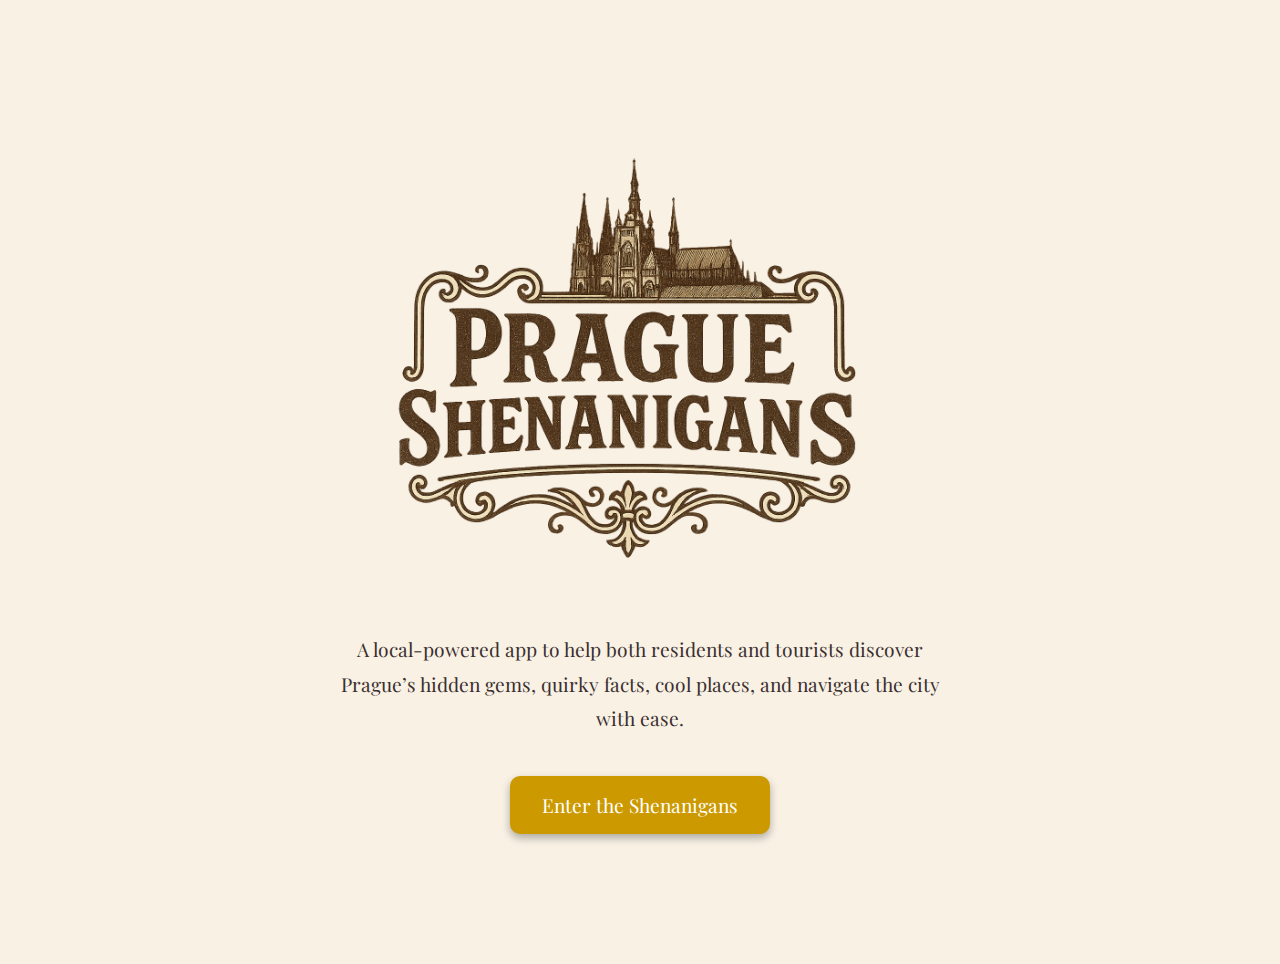
<file: index.html>
<!DOCTYPE html>
<html lang="en">
<head>
  <meta charset="UTF-8" />
  <meta name="viewport" content="width=device-width, initial-scale=1.0" />
  <title>Prague Shenanigans</title>
  <style>
    @import url('https://fonts.googleapis.com/css2?family=Playfair+Display:wght@500&display=swap');

    body {
      margin: 0;
      padding: 0;
      font-family: 'Playfair Display', serif;
      background-color: #f8f1e4;
      background-image: url('https://www.transparenttextures.com/patterns/paper-fibers.png');
      color: #3b2f2f;
      display: flex;
      flex-direction: column;
      align-items: center;
      justify-content: center;
      text-align: center;
      min-height: 100vh;
      padding: 2rem;
    }

    img.logo {
      max-width: 700px;
      height: auto;
      margin-bottom: 1rem;
      
    }

    h1 {
      font-size: 3rem;
      margin-bottom: 1rem;
    }

    p {
      max-width: 600px;
      font-size: 1.2rem;
      line-height: 1.8;
      margin-bottom: 2.5rem;
    }

    a.button {
      display: inline-block;
      padding: 1rem 2rem;
      background-color: #cc9900;
      color: #fff;
      text-decoration: none;
      border-radius: 10px;
      font-size: 1.2rem;
      box-shadow: 0 4px 8px rgba(0, 0, 0, 0.3);
      transition: background 0.3s ease, transform 0.2s;
    }

    a.button:hover {
      background-color: #b38000;
      transform: scale(1.05);
    }
  </style>
</head>
<body>
  <img class="logo" src="web_logo.png" alt="Prague Shenanigans Logo" />
  <p>
    A local-powered app to help both residents and tourists discover Prague’s hidden gems,
    quirky facts, cool places, and navigate the city with ease.
  </p>
  <a class="button" href="https://github.com/Prague-Shenanigans/shenanigans-fe/releases/download/v0.0.1/shenanigans-v0.0.1.apk" target="_blank">
    Enter the Shenanigans
  </a>
</body>
</html>
</file>
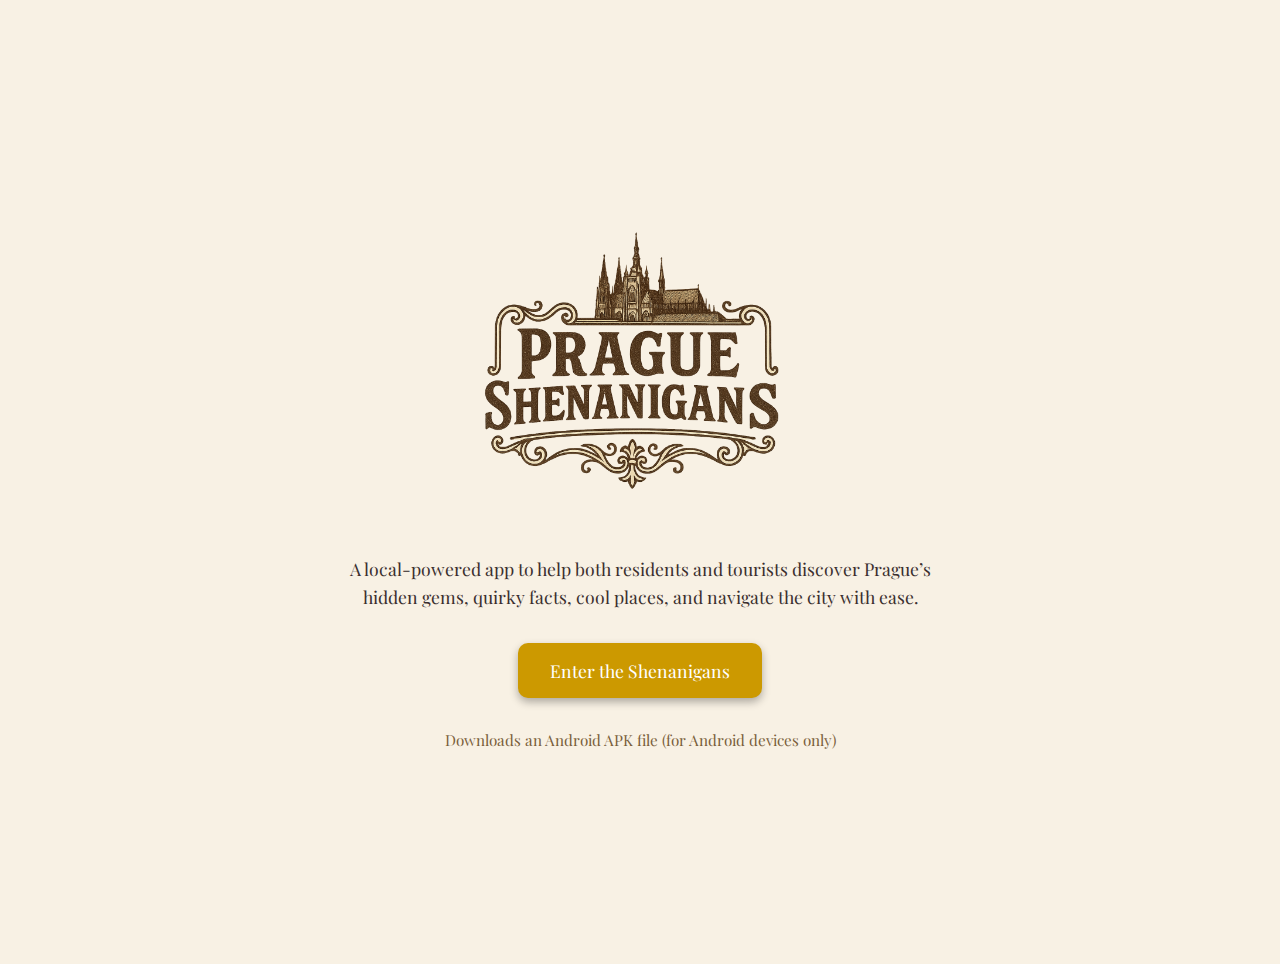
<file: index_b.html>
<!DOCTYPE html>
<html lang="en">
  <head>
    <meta charset="UTF-8" />
    <meta name="viewport" content="width=device-width, initial-scale=1.0" />
    <title>Prague Shenanigans</title>
    <style>
    @import url('https://fonts.googleapis.com/css2?family=Playfair+Display:wght@500&display=swap');

    body {
      margin: 0;
      padding: 0;
      font-family: 'Playfair Display', serif;
      background-color: #f8f1e4;
      background-image: url('https://www.transparenttextures.com/patterns/paper-fibers.png');
      color: #3b2f2f;
      display: flex;
      flex-direction: column;
      align-items: center;
      justify-content: center;
      text-align: center;
      min-height: 100vh;
      padding: 2rem;
    }

    img.logo {
      max-width: 100%;
      max-height: 300px;
      height: auto;
      margin-bottom: 1.5rem;
    }

    h1 {
      font-size: 2.5rem;
      margin-bottom: 1rem;
    }

    p {
      max-width: 600px;
      font-size: 1.1rem;
      line-height: 1.6;
      margin-bottom: 2rem;
      padding: 0 1rem;
    }

    a.button {
      display: inline-block;
      padding: 1rem 2rem;
      background-color: #cc9900;
      color: #fff;
      text-decoration: none;
      border-radius: 10px;
      font-size: 1.1rem;
      box-shadow: 0 4px 8px rgba(0, 0, 0, 0.3);
      transition: background 0.3s ease, transform 0.2s;
    }

    a.button:hover {
      background-color: #b38000;
      transform: scale(1.05);
    }

    .note {
      margin-top: 2rem;
      font-size: 0.95rem;
      color: #7a5f3b;
    }

    @media (max-width: 480px) {
      h1 {
        font-size: 2rem;
      }

      a.button {
        font-size: 1rem;
        padding: 0.8rem 1.5rem;
      }

      .note {
        font-size: 0.85rem;
      }
    }
  </style>
  </head>
  <body>
    <img class="logo" src="web_logo.png" alt="Prague Shenanigans Logo" />
    <p>
      A local-powered app to help both residents and tourists discover Prague’s
      hidden gems,
      quirky facts, cool places, and navigate the city with ease.
    </p>
    <a class="button"
      href="https://github.com/Prague-Shenanigans/shenanigans-fe/releases/download/v0.0.1/shenanigans-v0.0.1.apk"
      target="_blank">
      Enter the Shenanigans
    </a>
    <div class="note">
      Downloads an Android APK file (for Android devices only)
    </div>
  </body>
</html>
</file>
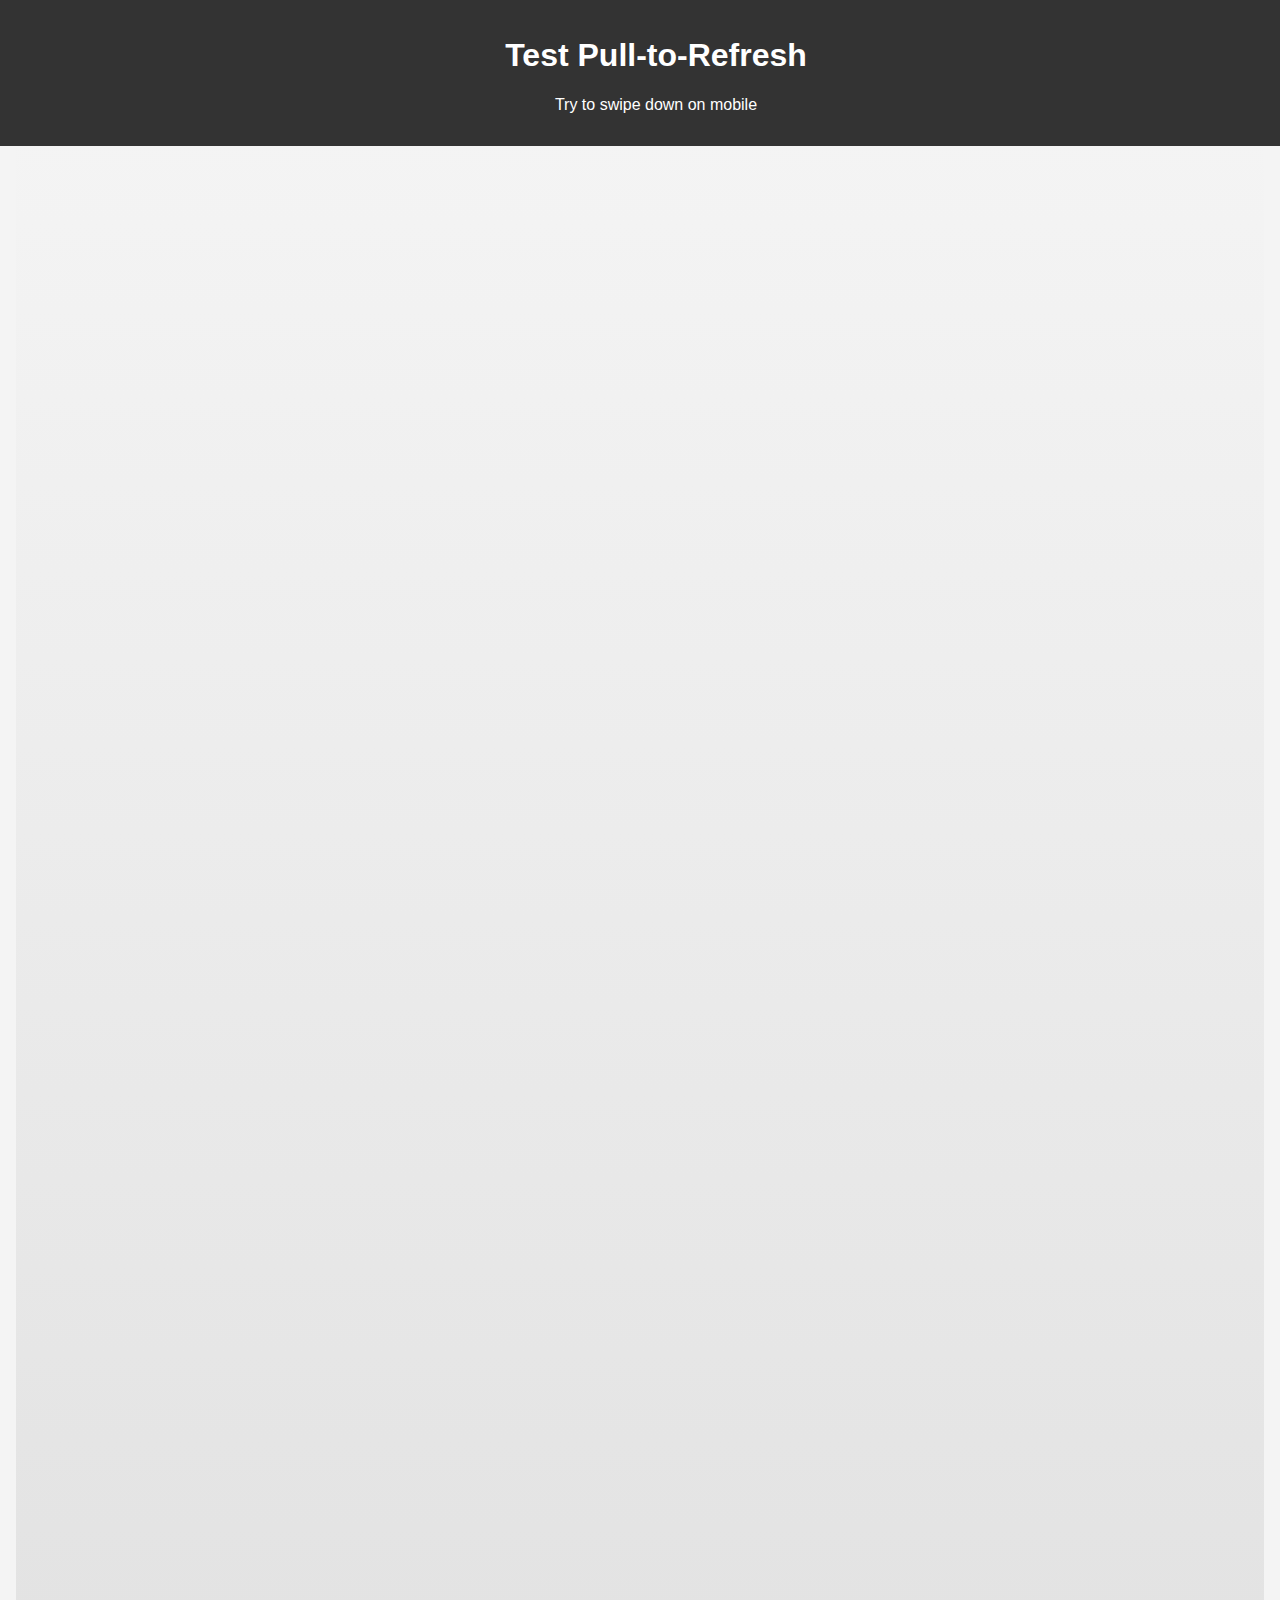
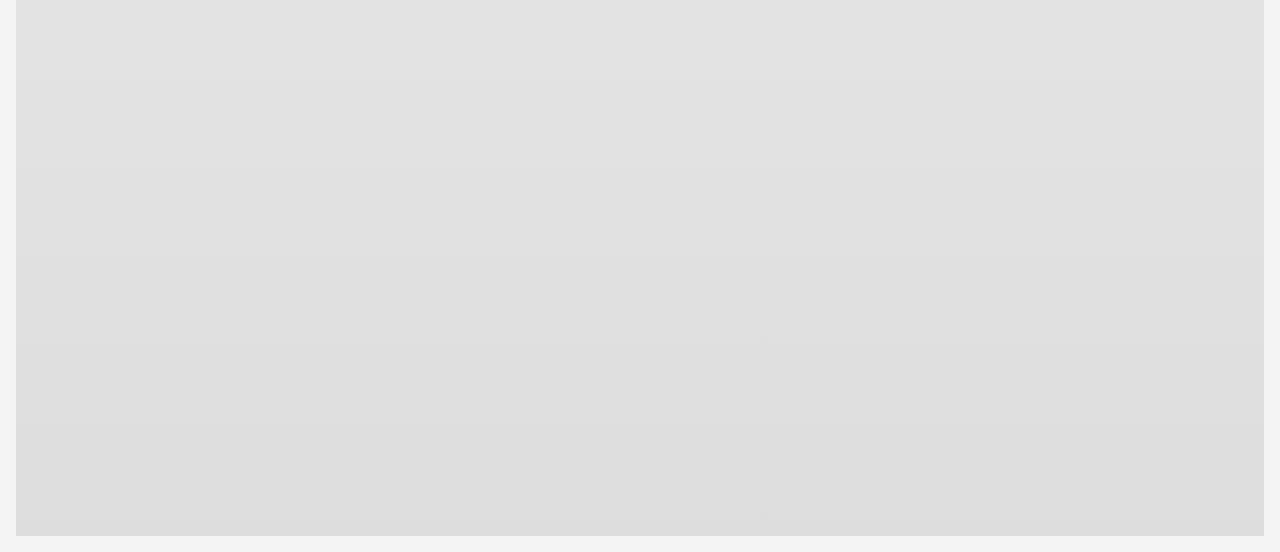
<file: swipe.html>
<!DOCTYPE html>
<html lang="en" class="scroll-smooth">
<head>
  <meta charset="UTF-8" />
  <meta name="viewport" content="width=device-width, initial-scale=1.0" />
  <title>Pull-to-Refresh Test</title>
  <style>
    html, body {
      margin: 0;
      padding: 0;
      height: 100%;
      overscroll-behavior-y: none; /* Prevent pull-to-refresh */
      touch-action: pan-x pan-y;   /* Allow normal scroll but block refresh */
      font-family: sans-serif;
    }

    body {
      background: #f4f4f4;
    }

    header {
      position: fixed;
      top: 0;
      width: 100%;
      background: #333;
      color: white;
      padding: 1rem;
      text-align: center;
      z-index: 10;
    }

    main {
      margin-top: 70px;
      padding: 1rem;
    }

    .spacer {
      height: 2000px;
      background: linear-gradient(to bottom, #f4f4f4, #ddd);
    }
  </style>
</head>
<body>
  <header>
    <h1>Test Pull-to-Refresh</h1>
    <p>Try to swipe down on mobile</p>
  </header>
  <main>
    <p>This static page disables pull-to-refresh using CSS.</p>
    <div class="spacer"></div>
  </main>
</body>
</html>
</file>
